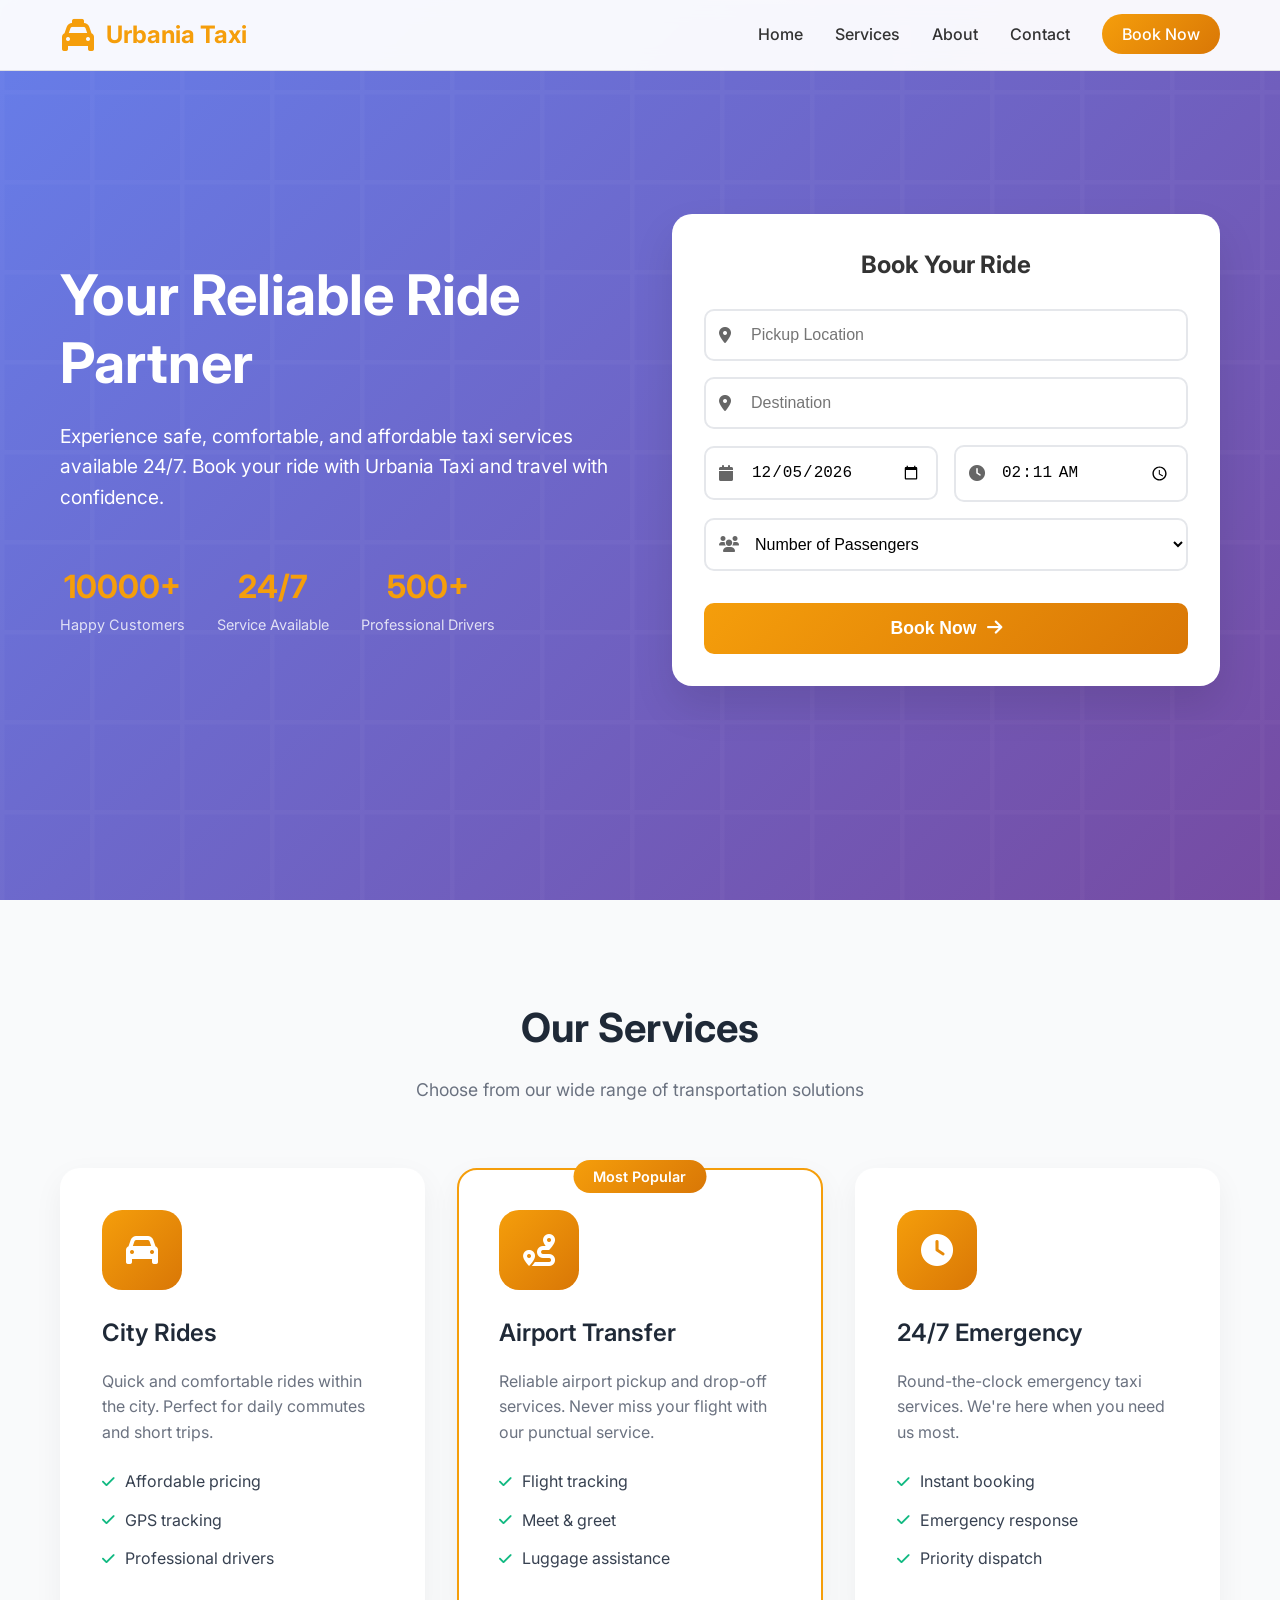
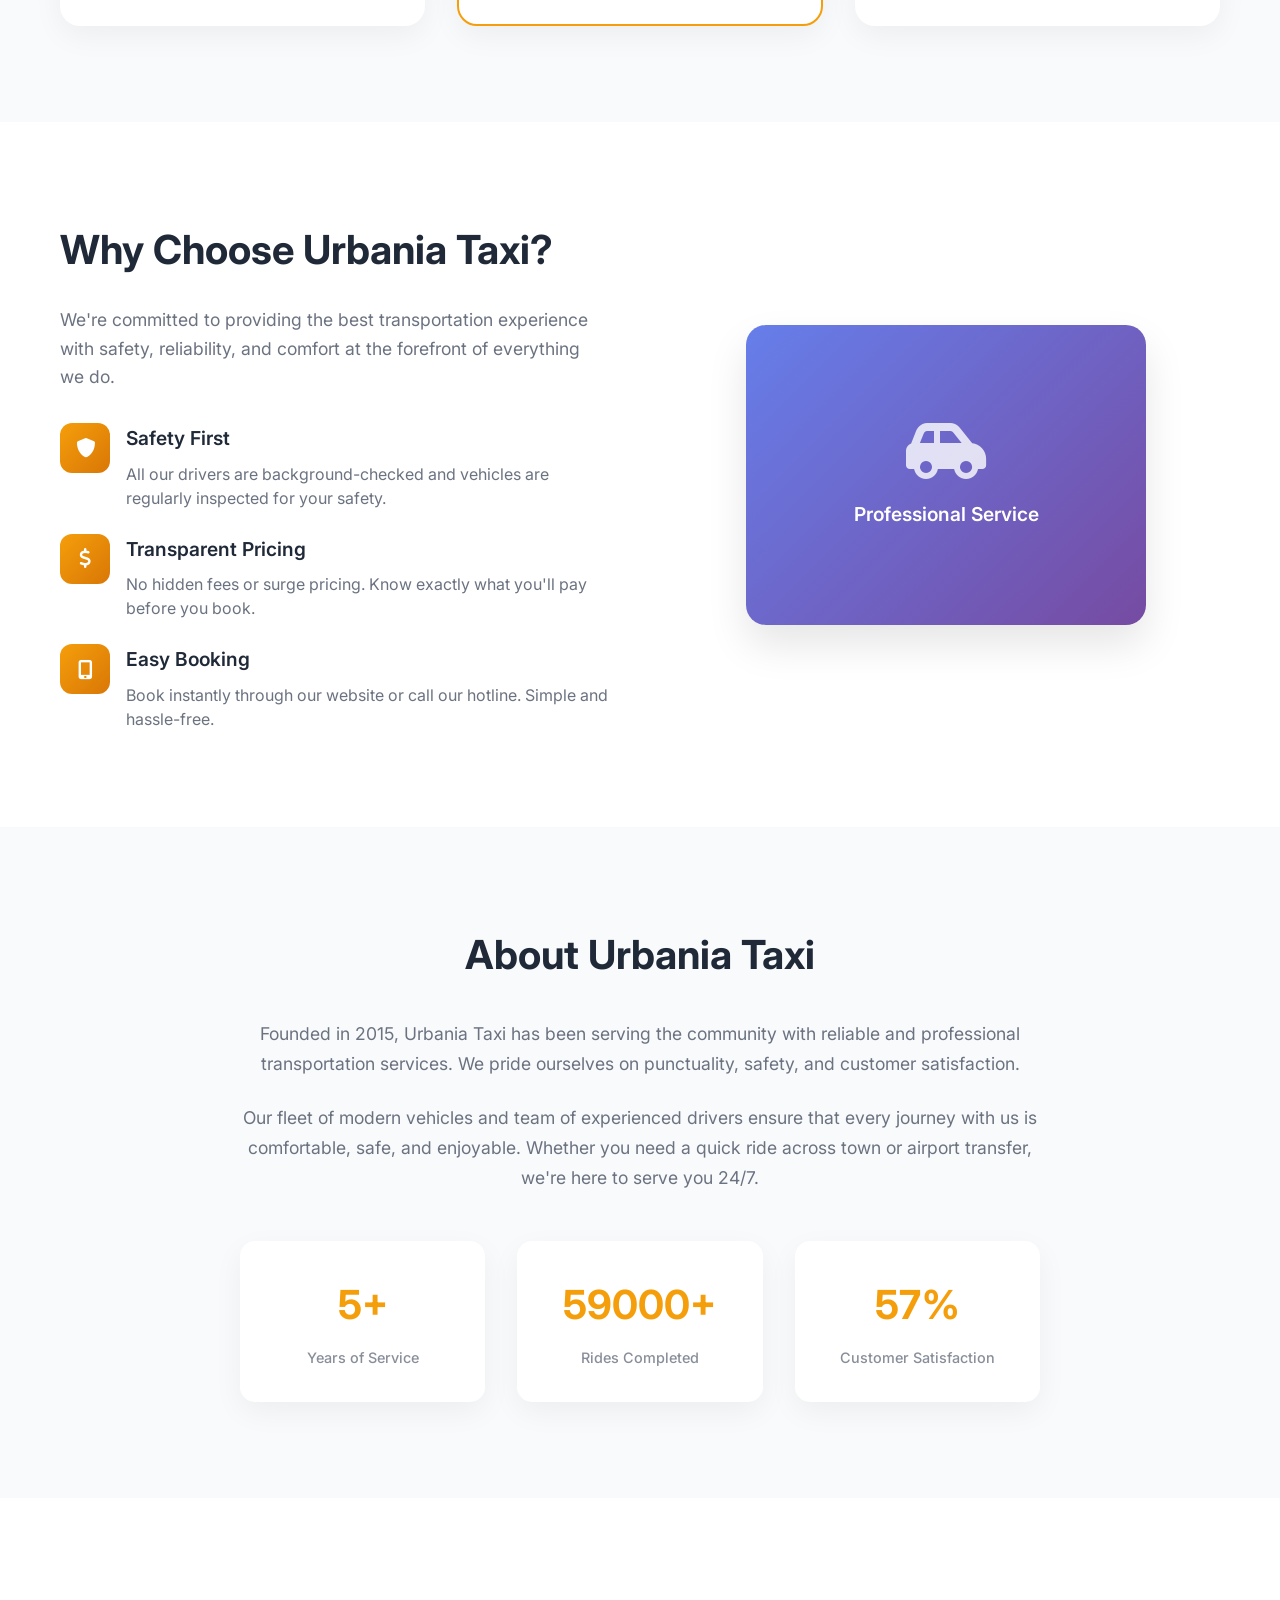
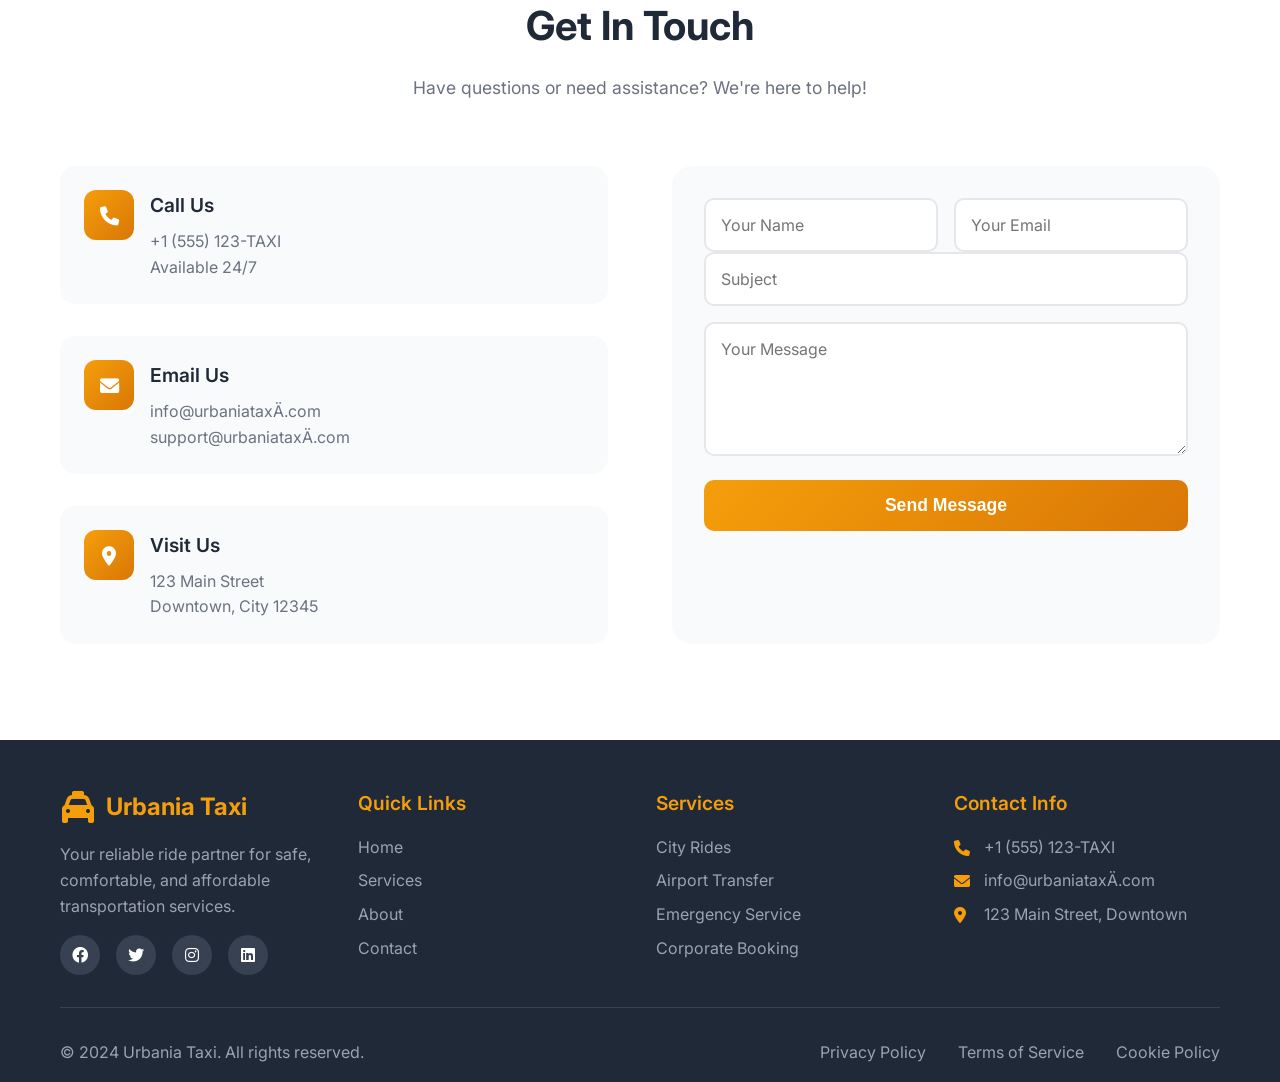
<file: index.html>
<!DOCTYPE html>
<html lang="en">
<head>
    <meta charset="UTF-8">
    <meta name="viewport" content="width=device-width, initial-scale=1.0">
    <title>Urbania Taxi - Your Reliable Ride Partner</title>
    <meta name="description" content="Book reliable taxi services with Urbania Taxi. Safe, comfortable, and affordable rides available 24/7.">
    <link rel="stylesheet" href="styles.css">
    <link href="https://cdnjs.cloudflare.com/ajax/libs/font-awesome/6.0.0/css/all.min.css" rel="stylesheet">
    <link href="https://fonts.googleapis.com/css2?family=Inter:wght@300;400;500;600;700&display=swap" rel="stylesheet">
</head>
<body>
    <!-- Navigation -->
    <nav class="navbar">
        <div class="nav-container">
            <div class="nav-logo">
                <i class="fas fa-taxi"></i>
                <span>Urbania Taxi</span>
            </div>
            <ul class="nav-menu">
                <li><a href="#home">Home</a></li>
                <li><a href="#services">Services</a></li>
                <li><a href="#about">About</a></li>
                <li><a href="#contact">Contact</a></li>
                <li><a href="#book" class="nav-cta">Book Now</a></li>
            </ul>
            <div class="hamburger">
                <span></span>
                <span></span>
                <span></span>
            </div>
        </div>
    </nav>

    <!-- Hero Section -->
    <section id="home" class="hero">
        <div class="hero-content">
            <div class="hero-text">
                <h1>Your Reliable Ride Partner</h1>
                <p>Experience safe, comfortable, and affordable taxi services available 24/7. Book your ride with Urbania Taxi and travel with confidence.</p>
                <div class="hero-stats">
                    <div class="stat">
                        <span class="stat-number">10K+</span>
                        <span class="stat-label">Happy Customers</span>
                    </div>
                    <div class="stat">
                        <span class="stat-number">24/7</span>
                        <span class="stat-label">Service Available</span>
                    </div>
                    <div class="stat">
                        <span class="stat-number">500+</span>
                        <span class="stat-label">Professional Drivers</span>
                    </div>
                </div>
            </div>
            <div class="hero-booking">
                <div class="booking-card">
                    <h3>Book Your Ride</h3>
                    <form id="bookingForm" class="booking-form">
                        <div class="input-group">
                            <i class="fas fa-map-marker-alt"></i>
                            <input type="text" id="pickup" placeholder="Pickup Location" required>
                        </div>
                        <div class="input-group">
                            <i class="fas fa-map-marker-alt"></i>
                            <input type="text" id="destination" placeholder="Destination" required>
                        </div>
                        <div class="input-row">
                            <div class="input-group">
                                <i class="fas fa-calendar"></i>
                                <input type="date" id="date" required>
                            </div>
                            <div class="input-group">
                                <i class="fas fa-clock"></i>
                                <input type="time" id="time" required>
                            </div>
                        </div>
                        <div class="input-group">
                            <i class="fas fa-users"></i>
                            <select id="passengers" required>
                                <option value="">Number of Passengers</option>
                                <option value="1">1 Passenger</option>
                                <option value="2">2 Passengers</option>
                                <option value="3">3 Passengers</option>
                                <option value="4">4 Passengers</option>
                                <option value="5+">5+ Passengers</option>
                            </select>
                        </div>
                        <button type="submit" class="book-btn">
                            <span>Book Now</span>
                            <i class="fas fa-arrow-right"></i>
                        </button>
                    </form>
                </div>
            </div>
        </div>
    </section>

    <!-- Services Section -->
    <section id="services" class="services">
        <div class="container">
            <div class="section-header">
                <h2>Our Services</h2>
                <p>Choose from our wide range of transportation solutions</p>
            </div>
            <div class="services-grid">
                <div class="service-card">
                    <div class="service-icon">
                        <i class="fas fa-car"></i>
                    </div>
                    <h3>City Rides</h3>
                    <p>Quick and comfortable rides within the city. Perfect for daily commutes and short trips.</p>
                    <ul class="service-features">
                        <li><i class="fas fa-check"></i> Affordable pricing</li>
                        <li><i class="fas fa-check"></i> GPS tracking</li>
                        <li><i class="fas fa-check"></i> Professional drivers</li>
                    </ul>
                </div>
                <div class="service-card featured">
                    <div class="service-badge">Most Popular</div>
                    <div class="service-icon">
                        <i class="fas fa-route"></i>
                    </div>
                    <h3>Airport Transfer</h3>
                    <p>Reliable airport pickup and drop-off services. Never miss your flight with our punctual service.</p>
                    <ul class="service-features">
                        <li><i class="fas fa-check"></i> Flight tracking</li>
                        <li><i class="fas fa-check"></i> Meet & greet</li>
                        <li><i class="fas fa-check"></i> Luggage assistance</li>
                    </ul>
                </div>
                <div class="service-card">
                    <div class="service-icon">
                        <i class="fas fa-clock"></i>
                    </div>
                    <h3>24/7 Emergency</h3>
                    <p>Round-the-clock emergency taxi services. We're here when you need us most.</p>
                    <ul class="service-features">
                        <li><i class="fas fa-check"></i> Instant booking</li>
                        <li><i class="fas fa-check"></i> Emergency response</li>
                        <li><i class="fas fa-check"></i> Priority dispatch</li>
                    </ul>
                </div>
            </div>
        </div>
    </section>

    <!-- Features Section -->
    <section class="features">
        <div class="container">
            <div class="features-content">
                <div class="features-text">
                    <h2>Why Choose Urbania Taxi?</h2>
                    <p>We're committed to providing the best transportation experience with safety, reliability, and comfort at the forefront of everything we do.</p>
                    <div class="features-list">
                        <div class="feature-item">
                            <i class="fas fa-shield-alt"></i>
                            <div>
                                <h4>Safety First</h4>
                                <p>All our drivers are background-checked and vehicles are regularly inspected for your safety.</p>
                            </div>
                        </div>
                        <div class="feature-item">
                            <i class="fas fa-dollar-sign"></i>
                            <div>
                                <h4>Transparent Pricing</h4>
                                <p>No hidden fees or surge pricing. Know exactly what you'll pay before you book.</p>
                            </div>
                        </div>
                        <div class="feature-item">
                            <i class="fas fa-mobile-alt"></i>
                            <div>
                                <h4>Easy Booking</h4>
                                <p>Book instantly through our website or call our hotline. Simple and hassle-free.</p>
                            </div>
                        </div>
                    </div>
                </div>
                <div class="features-image">
                    <div class="image-placeholder">
                        <i class="fas fa-car-side"></i>
                        <p>Professional Service</p>
                    </div>
                </div>
            </div>
        </div>
    </section>

    <!-- About Section -->
    <section id="about" class="about">
        <div class="container">
            <div class="about-content">
                <div class="about-text">
                    <h2>About Urbania Taxi</h2>
                    <p>Founded in 2015, Urbania Taxi has been serving the community with reliable and professional transportation services. We pride ourselves on punctuality, safety, and customer satisfaction.</p>
                    <p>Our fleet of modern vehicles and team of experienced drivers ensure that every journey with us is comfortable, safe, and enjoyable. Whether you need a quick ride across town or airport transfer, we're here to serve you 24/7.</p>
                    <div class="about-stats">
                        <div class="about-stat">
                            <span class="stat-number">8+</span>
                            <span class="stat-label">Years of Service</span>
                        </div>
                        <div class="about-stat">
                            <span class="stat-number">100K+</span>
                            <span class="stat-label">Rides Completed</span>
                        </div>
                        <div class="about-stat">
                            <span class="stat-number">98%</span>
                            <span class="stat-label">Customer Satisfaction</span>
                        </div>
                    </div>
                </div>
            </div>
        </div>
    </section>

    <!-- Contact Section -->
    <section id="contact" class="contact">
        <div class="container">
            <div class="section-header">
                <h2>Get In Touch</h2>
                <p>Have questions or need assistance? We're here to help!</p>
            </div>
            <div class="contact-content">
                <div class="contact-info">
                    <div class="contact-item">
                        <i class="fas fa-phone"></i>
                        <div>
                            <h4>Call Us</h4>
                            <p>+1 (555) 123-TAXI</p>
                            <p>Available 24/7</p>
                        </div>
                    </div>
                    <div class="contact-item">
                        <i class="fas fa-envelope"></i>
                        <div>
                            <h4>Email Us</h4>
                            <p>info@urbaniataxÄ.com</p>
                            <p>support@urbaniataxÄ.com</p>
                        </div>
                    </div>
                    <div class="contact-item">
                        <i class="fas fa-map-marker-alt"></i>
                        <div>
                            <h4>Visit Us</h4>
                            <p>123 Main Street<br>Downtown, City 12345</p>
                        </div>
                    </div>
                </div>
                <div class="contact-form">
                    <form id="contactForm">
                        <div class="input-row">
                            <input type="text" placeholder="Your Name" required>
                            <input type="email" placeholder="Your Email" required>
                        </div>
                        <input type="text" placeholder="Subject" required>
                        <textarea placeholder="Your Message" rows="5" required></textarea>
                        <button type="submit">Send Message</button>
                    </form>
                </div>
            </div>
        </div>
    </section>

    <!-- Footer -->
    <footer class="footer">
        <div class="container">
            <div class="footer-content">
                <div class="footer-section">
                    <div class="footer-logo">
                        <i class="fas fa-taxi"></i>
                        <span>Urbania Taxi</span>
                    </div>
                    <p>Your reliable ride partner for safe, comfortable, and affordable transportation services.</p>
                    <div class="social-links">
                        <a href="#"><i class="fab fa-facebook"></i></a>
                        <a href="#"><i class="fab fa-twitter"></i></a>
                        <a href="#"><i class="fab fa-instagram"></i></a>
                        <a href="#"><i class="fab fa-linkedin"></i></a>
                    </div>
                </div>
                <div class="footer-section">
                    <h4>Quick Links</h4>
                    <ul>
                        <li><a href="#home">Home</a></li>
                        <li><a href="#services">Services</a></li>
                        <li><a href="#about">About</a></li>
                        <li><a href="#contact">Contact</a></li>
                    </ul>
                </div>
                <div class="footer-section">
                    <h4>Services</h4>
                    <ul>
                        <li><a href="#">City Rides</a></li>
                        <li><a href="#">Airport Transfer</a></li>
                        <li><a href="#">Emergency Service</a></li>
                        <li><a href="#">Corporate Booking</a></li>
                    </ul>
                </div>
                <div class="footer-section">
                    <h4>Contact Info</h4>
                    <div class="footer-contact">
                        <p><i class="fas fa-phone"></i> +1 (555) 123-TAXI</p>
                        <p><i class="fas fa-envelope"></i> info@urbaniataxÄ.com</p>
                        <p><i class="fas fa-map-marker-alt"></i> 123 Main Street, Downtown</p>
                    </div>
                </div>
            </div>
            <div class="footer-bottom">
                <p>&copy; 2024 Urbania Taxi. All rights reserved.</p>
                <div class="footer-links">
                    <a href="#">Privacy Policy</a>
                    <a href="#">Terms of Service</a>
                    <a href="#">Cookie Policy</a>
                </div>
            </div>
        </div>
    </footer>

    <script src="script.js"></script>
</body>
</html>
</file>
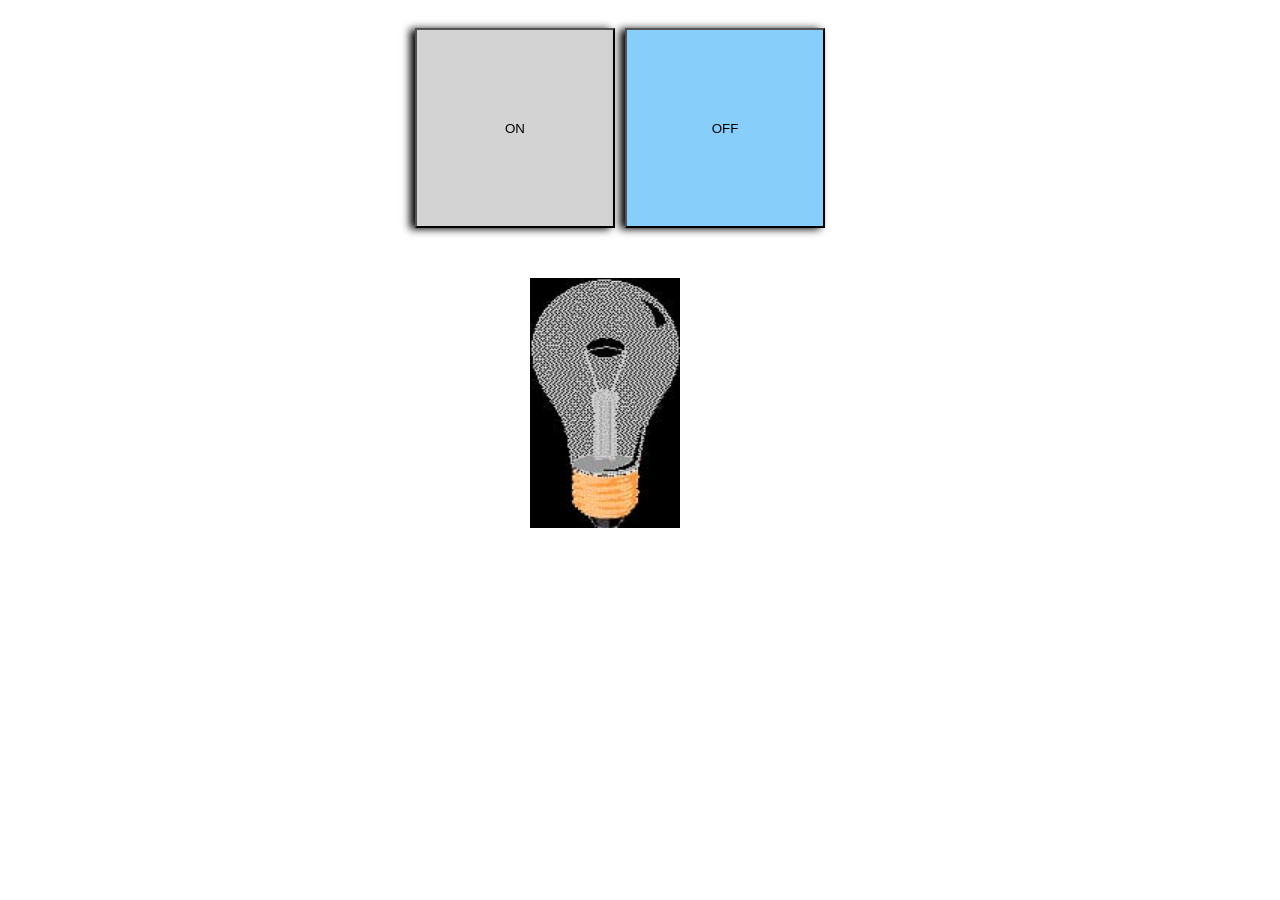
<file: bulb.html>
<!DOCTYPE html>
<html lang="en">
<head>
    <meta charset="UTF-8">
    <meta http-equiv="X-UA-Compatible" content="IE=edge">
    <meta name="viewport" content="width=device-width, initial-scale=1.0">
    <title>BULB</title>
    <style>
        .main{
            width: 450px;
            height: 300px;
            margin: auto;
            margin-top: 28px;
        }
        .on{
            width: 200px;
            height: 200px;
            float: left;
            background-color: lightgrey;
            text-align: center;
            font-family: arial;
            /* padding-top: 82px; */
            box-sizing: border-box;
            cursor: pointer;
            box-shadow: -5px 1px 8px black;
        }
        .off{
            width: 200px;
            height: 200px;
            float: left;
            background-color: lightskyblue;
            text-align: center;
            font-family: arial;
            /* padding-top: 82px; */
            cursor: pointer;
            box-sizing: border-box;
            /* box-shadow: 6px 3px 8px black; */
            box-shadow: -5px 1px 8px black;
            margin-left: 10px;
        }
        .bulb{
            margin-top: 50px;
            margin-left: 115px;
        }
    </style>
</head>
<body>
    <div class="main">
        <button class="on" id="switchon">ON</button>
        <!-- TURNING ON THE SWITCH -->
        <button class="off" id="switchoff">OFF</button>
        <div id="on_off">
            <img src="bulb_off.jpeg" id="bulb1" class="bulb" width="150" height="250" alt="off bulb" />
        </div>
    </div>

    <script src="jquery.min.js"></script>
    <script>
        var bulb1 = $("#bulb1");

        $("#switchon").click(
            function () {
                bulb1.attr('src', 'bulb_on.jpeg');
            },
        );
            $("#switchoff").click(
            function () {
                bulb1.attr('src', 'bulb_off.jpeg');
            }

        );
    </script>
</body>
</html>
</file>
<file: styles.css>
/* Reset and Base Styles */
* {
    margin: 0;
    padding: 0;
    box-sizing: border-box;
}

html {
    scroll-behavior: smooth;
}

body {
    font-family: 'Inter', sans-serif;
    line-height: 1.6;
    color: #333;
    overflow-x: hidden;
}

.container {
    max-width: 1200px;
    margin: 0 auto;
    padding: 0 20px;
}

/* Navigation */
.navbar {
    position: fixed;
    top: 0;
    width: 100%;
    background: rgba(255, 255, 255, 0.95);
    backdrop-filter: blur(10px);
    border-bottom: 1px solid rgba(0, 0, 0, 0.1);
    z-index: 1000;
    transition: all 0.3s ease;
}

.nav-container {
    max-width: 1200px;
    margin: 0 auto;
    padding: 0 20px;
    display: flex;
    justify-content: space-between;
    align-items: center;
    height: 70px;
}

.nav-logo {
    display: flex;
    align-items: center;
    font-size: 1.5rem;
    font-weight: 700;
    color: #f59e0b;
}

.nav-logo i {
    margin-right: 10px;
    font-size: 2rem;
}

.nav-menu {
    display: flex;
    list-style: none;
    align-items: center;
}

.nav-menu li {
    margin-left: 2rem;
}

.nav-menu a {
    text-decoration: none;
    color: #333;
    font-weight: 500;
    transition: color 0.3s ease;
    position: relative;
}

.nav-menu a:hover {
    color: #f59e0b;
}

.nav-menu a::after {
    content: '';
    position: absolute;
    width: 0;
    height: 2px;
    bottom: -5px;
    left: 0;
    background-color: #f59e0b;
    transition: width 0.3s ease;
}

.nav-menu a:hover::after {
    width: 100%;
}

.nav-cta {
    background: linear-gradient(135deg, #f59e0b, #d97706);
    color: white !important;
    padding: 10px 20px;
    border-radius: 25px;
    transition: all 0.3s ease;
}

.nav-cta:hover {
    transform: translateY(-2px);
    box-shadow: 0 10px 25px rgba(245, 158, 11, 0.3);
    color: white !important;
}

.nav-cta::after {
    display: none;
}

.hamburger {
    display: none;
    flex-direction: column;
    cursor: pointer;
}

.hamburger span {
    width: 25px;
    height: 3px;
    background: #333;
    margin: 3px 0;
    transition: 0.3s;
}

/* Hero Section */
.hero {
    min-height: 100vh;
    background: linear-gradient(135deg, #667eea 0%, #764ba2 100%);
    display: flex;
    align-items: center;
    position: relative;
    overflow: hidden;
}

.hero::before {
    content: '';
    position: absolute;
    top: 0;
    left: 0;
    right: 0;
    bottom: 0;
    background: url('data:image/svg+xml,<svg xmlns="http://www.w3.org/2000/svg" viewBox="0 0 100 100"><defs><pattern id="grid" width="10" height="10" patternUnits="userSpaceOnUse"><path d="M 10 0 L 0 0 0 10" fill="none" stroke="rgba(255,255,255,0.05)" stroke-width="1"/></pattern></defs><rect width="100" height="100" fill="url(%23grid)"/></svg>');
    opacity: 0.5;
}

.hero-content {
    display: grid;
    grid-template-columns: 1fr 1fr;
    gap: 4rem;
    align-items: center;
    position: relative;
    z-index: 2;
    max-width: 1200px;
    margin: 0 auto;
    padding: 0 20px;
}

.hero-text {
    color: white;
}

.hero-text h1 {
    font-size: 3.5rem;
    font-weight: 700;
    margin-bottom: 1.5rem;
    line-height: 1.2;
    opacity: 0;
    animation: slideInUp 1s ease forwards 0.2s;
}

.hero-text p {
    font-size: 1.2rem;
    margin-bottom: 2rem;
    opacity: 0.9;
    opacity: 0;
    animation: slideInUp 1s ease forwards 0.4s;
}

.hero-stats {
    display: flex;
    gap: 2rem;
    margin-top: 3rem;
}

.stat {
    text-align: center;
    opacity: 0;
    animation: slideInUp 1s ease forwards 0.6s;
}

.stat-number {
    display: block;
    font-size: 2rem;
    font-weight: 700;
    color: #f59e0b;
}

.stat-label {
    font-size: 0.9rem;
    opacity: 0.8;
}

.hero-booking {
    opacity: 0;
    animation: slideInRight 1s ease forwards 0.8s;
}

.booking-card {
    background: white;
    padding: 2rem;
    border-radius: 20px;
    box-shadow: 0 20px 40px rgba(0, 0, 0, 0.1);
    backdrop-filter: blur(10px);
}

.booking-card h3 {
    font-size: 1.5rem;
    margin-bottom: 1.5rem;
    color: #333;
    text-align: center;
}

.booking-form {
    display: flex;
    flex-direction: column;
    gap: 1rem;
}

.input-group {
    position: relative;
    display: flex;
    align-items: center;
}

.input-group i {
    position: absolute;
    left: 15px;
    color: #666;
    z-index: 1;
}

.input-group input,
.input-group select {
    width: 100%;
    padding: 15px 15px 15px 45px;
    border: 2px solid #e5e7eb;
    border-radius: 10px;
    font-size: 1rem;
    transition: all 0.3s ease;
    background: white;
}

.input-group input:focus,
.input-group select:focus {
    outline: none;
    border-color: #f59e0b;
    box-shadow: 0 0 0 3px rgba(245, 158, 11, 0.1);
}

.input-row {
    display: grid;
    grid-template-columns: 1fr 1fr;
    gap: 1rem;
}

.book-btn {
    background: linear-gradient(135deg, #f59e0b, #d97706);
    color: white;
    border: none;
    padding: 15px 30px;
    border-radius: 10px;
    font-size: 1.1rem;
    font-weight: 600;
    cursor: pointer;
    transition: all 0.3s ease;
    display: flex;
    align-items: center;
    justify-content: center;
    gap: 10px;
    margin-top: 1rem;
}

.book-btn:hover {
    transform: translateY(-2px);
    box-shadow: 0 10px 25px rgba(245, 158, 11, 0.3);
}

.book-btn i {
    transition: transform 0.3s ease;
}

.book-btn:hover i {
    transform: translateX(5px);
}

/* Section Header */
.section-header {
    text-align: center;
    margin-bottom: 4rem;
}

.section-header h2 {
    font-size: 2.5rem;
    font-weight: 700;
    margin-bottom: 1rem;
    color: #1f2937;
}

.section-header p {
    font-size: 1.1rem;
    color: #6b7280;
    max-width: 600px;
    margin: 0 auto;
}

/* Services Section */
.services {
    padding: 6rem 0;
    background: #f9fafb;
}

.services-grid {
    display: grid;
    grid-template-columns: repeat(auto-fit, minmax(350px, 1fr));
    gap: 2rem;
}

.service-card {
    background: white;
    padding: 2.5rem;
    border-radius: 20px;
    box-shadow: 0 10px 30px rgba(0, 0, 0, 0.05);
    transition: all 0.3s ease;
    position: relative;
    border: 2px solid transparent;
}

.service-card:hover {
    transform: translateY(-10px);
    box-shadow: 0 20px 40px rgba(0, 0, 0, 0.1);
}

.service-card.featured {
    border-color: #f59e0b;
    transform: scale(1.05);
}

.service-card.featured:hover {
    transform: scale(1.05) translateY(-10px);
}

.service-badge {
    position: absolute;
    top: -10px;
    left: 50%;
    transform: translateX(-50%);
    background: linear-gradient(135deg, #f59e0b, #d97706);
    color: white;
    padding: 5px 20px;
    border-radius: 20px;
    font-size: 0.9rem;
    font-weight: 600;
}

.service-icon {
    width: 80px;
    height: 80px;
    background: linear-gradient(135deg, #f59e0b, #d97706);
    border-radius: 20px;
    display: flex;
    align-items: center;
    justify-content: center;
    margin-bottom: 1.5rem;
}

.service-icon i {
    font-size: 2rem;
    color: white;
}

.service-card h3 {
    font-size: 1.5rem;
    font-weight: 600;
    margin-bottom: 1rem;
    color: #1f2937;
}

.service-card p {
    color: #6b7280;
    margin-bottom: 1.5rem;
    line-height: 1.6;
}

.service-features {
    list-style: none;
}

.service-features li {
    display: flex;
    align-items: center;
    margin-bottom: 0.8rem;
    color: #374151;
}

.service-features li i {
    color: #10b981;
    margin-right: 10px;
    font-size: 0.9rem;
}

/* Features Section */
.features {
    padding: 6rem 0;
    background: white;
}

.features-content {
    display: grid;
    grid-template-columns: 1fr 1fr;
    gap: 4rem;
    align-items: center;
}

.features-text h2 {
    font-size: 2.5rem;
    font-weight: 700;
    margin-bottom: 1.5rem;
    color: #1f2937;
}

.features-text > p {
    font-size: 1.1rem;
    color: #6b7280;
    margin-bottom: 2rem;
    line-height: 1.6;
}

.features-list {
    display: flex;
    flex-direction: column;
    gap: 1.5rem;
}

.feature-item {
    display: flex;
    align-items: flex-start;
    gap: 1rem;
}

.feature-item i {
    width: 50px;
    height: 50px;
    background: linear-gradient(135deg, #f59e0b, #d97706);
    color: white;
    border-radius: 12px;
    display: flex;
    align-items: center;
    justify-content: center;
    font-size: 1.2rem;
    flex-shrink: 0;
}

.feature-item h4 {
    font-size: 1.2rem;
    font-weight: 600;
    margin-bottom: 0.5rem;
    color: #1f2937;
}

.feature-item p {
    color: #6b7280;
    line-height: 1.5;
}

.features-image {
    display: flex;
    justify-content: center;
    align-items: center;
}

.image-placeholder {
    width: 400px;
    height: 300px;
    background: linear-gradient(135deg, #667eea, #764ba2);
    border-radius: 20px;
    display: flex;
    flex-direction: column;
    align-items: center;
    justify-content: center;
    color: white;
    box-shadow: 0 20px 40px rgba(0, 0, 0, 0.1);
}

.image-placeholder i {
    font-size: 4rem;
    margin-bottom: 1rem;
    opacity: 0.8;
}

.image-placeholder p {
    font-size: 1.2rem;
    font-weight: 600;
}

/* About Section */
.about {
    padding: 6rem 0;
    background: #f9fafb;
}

.about-content {
    max-width: 800px;
    margin: 0 auto;
    text-align: center;
}

.about-text h2 {
    font-size: 2.5rem;
    font-weight: 700;
    margin-bottom: 2rem;
    color: #1f2937;
}

.about-text p {
    font-size: 1.1rem;
    color: #6b7280;
    margin-bottom: 1.5rem;
    line-height: 1.7;
}

.about-stats {
    display: grid;
    grid-template-columns: repeat(3, 1fr);
    gap: 2rem;
    margin-top: 3rem;
}

.about-stat {
    text-align: center;
    padding: 2rem;
    background: white;
    border-radius: 15px;
    box-shadow: 0 10px 30px rgba(0, 0, 0, 0.05);
}

.about-stat .stat-number {
    font-size: 2.5rem;
    font-weight: 700;
    color: #f59e0b;
    display: block;
    margin-bottom: 0.5rem;
}

.about-stat .stat-label {
    color: #6b7280;
    font-weight: 500;
}

/* Contact Section */
.contact {
    padding: 6rem 0;
    background: white;
}

.contact-content {
    display: grid;
    grid-template-columns: 1fr 1fr;
    gap: 4rem;
    margin-top: 3rem;
}

.contact-info {
    display: flex;
    flex-direction: column;
    gap: 2rem;
}

.contact-item {
    display: flex;
    align-items: flex-start;
    gap: 1rem;
    padding: 1.5rem;
    background: #f9fafb;
    border-radius: 15px;
}

.contact-item i {
    width: 50px;
    height: 50px;
    background: linear-gradient(135deg, #f59e0b, #d97706);
    color: white;
    border-radius: 12px;
    display: flex;
    align-items: center;
    justify-content: center;
    font-size: 1.2rem;
    flex-shrink: 0;
}

.contact-item h4 {
    font-size: 1.2rem;
    font-weight: 600;
    margin-bottom: 0.5rem;
    color: #1f2937;
}

.contact-item p {
    color: #6b7280;
    margin: 0;
}

.contact-form {
    background: #f9fafb;
    padding: 2rem;
    border-radius: 20px;
}

.contact-form input,
.contact-form textarea {
    width: 100%;
    padding: 15px;
    border: 2px solid #e5e7eb;
    border-radius: 10px;
    font-size: 1rem;
    margin-bottom: 1rem;
    transition: all 0.3s ease;
    font-family: inherit;
}

.contact-form input:focus,
.contact-form textarea:focus {
    outline: none;
    border-color: #f59e0b;
    box-shadow: 0 0 0 3px rgba(245, 158, 11, 0.1);
}

.contact-form .input-row {
    display: grid;
    grid-template-columns: 1fr 1fr;
    gap: 1rem;
}

.contact-form .input-row input {
    margin-bottom: 0;
}

.contact-form button {
    background: linear-gradient(135deg, #f59e0b, #d97706);
    color: white;
    border: none;
    padding: 15px 30px;
    border-radius: 10px;
    font-size: 1.1rem;
    font-weight: 600;
    cursor: pointer;
    transition: all 0.3s ease;
    width: 100%;
}

.contact-form button:hover {
    transform: translateY(-2px);
    box-shadow: 0 10px 25px rgba(245, 158, 11, 0.3);
}

/* Footer */
.footer {
    background: #1f2937;
    color: white;
    padding: 3rem 0 1rem;
}

.footer-content {
    display: grid;
    grid-template-columns: repeat(4, 1fr);
    gap: 2rem;
    margin-bottom: 2rem;
}

.footer-section h4 {
    font-size: 1.2rem;
    font-weight: 600;
    margin-bottom: 1rem;
    color: #f59e0b;
}

.footer-logo {
    display: flex;
    align-items: center;
    font-size: 1.5rem;
    font-weight: 700;
    color: #f59e0b;
    margin-bottom: 1rem;
}

.footer-logo i {
    margin-right: 10px;
    font-size: 2rem;
}

.footer-section p {
    color: #9ca3af;
    line-height: 1.6;
    margin-bottom: 1rem;
}

.footer-section ul {
    list-style: none;
}

.footer-section ul li {
    margin-bottom: 0.5rem;
}

.footer-section ul li a {
    color: #9ca3af;
    text-decoration: none;
    transition: color 0.3s ease;
}

.footer-section ul li a:hover {
    color: #f59e0b;
}

.social-links {
    display: flex;
    gap: 1rem;
    margin-top: 1rem;
}

.social-links a {
    width: 40px;
    height: 40px;
    background: #374151;
    color: white;
    border-radius: 50%;
    display: flex;
    align-items: center;
    justify-content: center;
    text-decoration: none;
    transition: all 0.3s ease;
}

.social-links a:hover {
    background: #f59e0b;
    transform: translateY(-2px);
}

.footer-contact p {
    display: flex;
    align-items: center;
    margin-bottom: 0.5rem;
    color: #9ca3af;
}

.footer-contact i {
    margin-right: 10px;
    width: 20px;
    color: #f59e0b;
}

.footer-bottom {
    border-top: 1px solid #374151;
    padding-top: 2rem;
    display: flex;
    justify-content: space-between;
    align-items: center;
    color: #9ca3af;
}

.footer-links {
    display: flex;
    gap: 2rem;
}

.footer-links a {
    color: #9ca3af;
    text-decoration: none;
    transition: color 0.3s ease;
}

.footer-links a:hover {
    color: #f59e0b;
}

/* Animations */
@keyframes slideInUp {
    from {
        opacity: 0;
        transform: translateY(30px);
    }
    to {
        opacity: 1;
        transform: translateY(0);
    }
}

@keyframes slideInRight {
    from {
        opacity: 0;
        transform: translateX(30px);
    }
    to {
        opacity: 1;
        transform: translateX(0);
    }
}

/* Responsive Design */
@media (max-width: 1024px) {
    .hero-content {
        grid-template-columns: 1fr;
        text-align: center;
        gap: 3rem;
    }
    
    .hero-text h1 {
        font-size: 3rem;
    }
    
    .features-content {
        grid-template-columns: 1fr;
        gap: 3rem;
    }
    
    .contact-content {
        grid-template-columns: 1fr;
        gap: 3rem;
    }
    
    .footer-content {
        grid-template-columns: repeat(2, 1fr);
        gap: 2rem;
    }
}

@media (max-width: 768px) {
    .nav-menu {
        position: fixed;
        left: -100%;
        top: 70px;
        flex-direction: column;
        background-color: white;
        width: 100%;
        text-align: center;
        transition: 0.3s;
        box-shadow: 0 10px 27px rgba(0, 0, 0, 0.05);
        padding: 2rem 0;
    }

    .nav-menu.active {
        left: 0;
    }

    .nav-menu li {
        margin: 1rem 0;
    }

    .hamburger {
        display: flex;
    }

    .hamburger.active span:nth-child(2) {
        opacity: 0;
    }

    .hamburger.active span:nth-child(1) {
        transform: translateY(8px) rotate(45deg);
    }

    .hamburger.active span:nth-child(3) {
        transform: translateY(-8px) rotate(-45deg);
    }
    
    .hero-text h1 {
        font-size: 2.5rem;
    }
    
    .hero-stats {
        flex-direction: column;
        gap: 1rem;
    }
    
    .input-row {
        grid-template-columns: 1fr;
    }
    
    .section-header h2 {
        font-size: 2rem;
    }
    
    .services-grid {
        grid-template-columns: 1fr;
    }
    
    .service-card.featured {
        transform: none;
    }
    
    .service-card.featured:hover {
        transform: translateY(-10px);
    }
    
    .about-stats {
        grid-template-columns: 1fr;
        gap: 1rem;
    }
    
    .contact-form .input-row {
        grid-template-columns: 1fr;
    }
    
    .footer-content {
        grid-template-columns: 1fr;
        text-align: center;
    }
    
    .footer-bottom {
        flex-direction: column;
        gap: 1rem;
        text-align: center;
    }
    
    .footer-links {
        justify-content: center;
    }
}

@media (max-width: 480px) {
    .container {
        padding: 0 15px;
    }
    
    .hero-text h1 {
        font-size: 2rem;
    }
    
    .booking-card {
        padding: 1.5rem;
    }
    
    .service-card {
        padding: 2rem;
    }
    
    .image-placeholder {
        width: 100%;
        height: 250px;
    }
}
</file>
